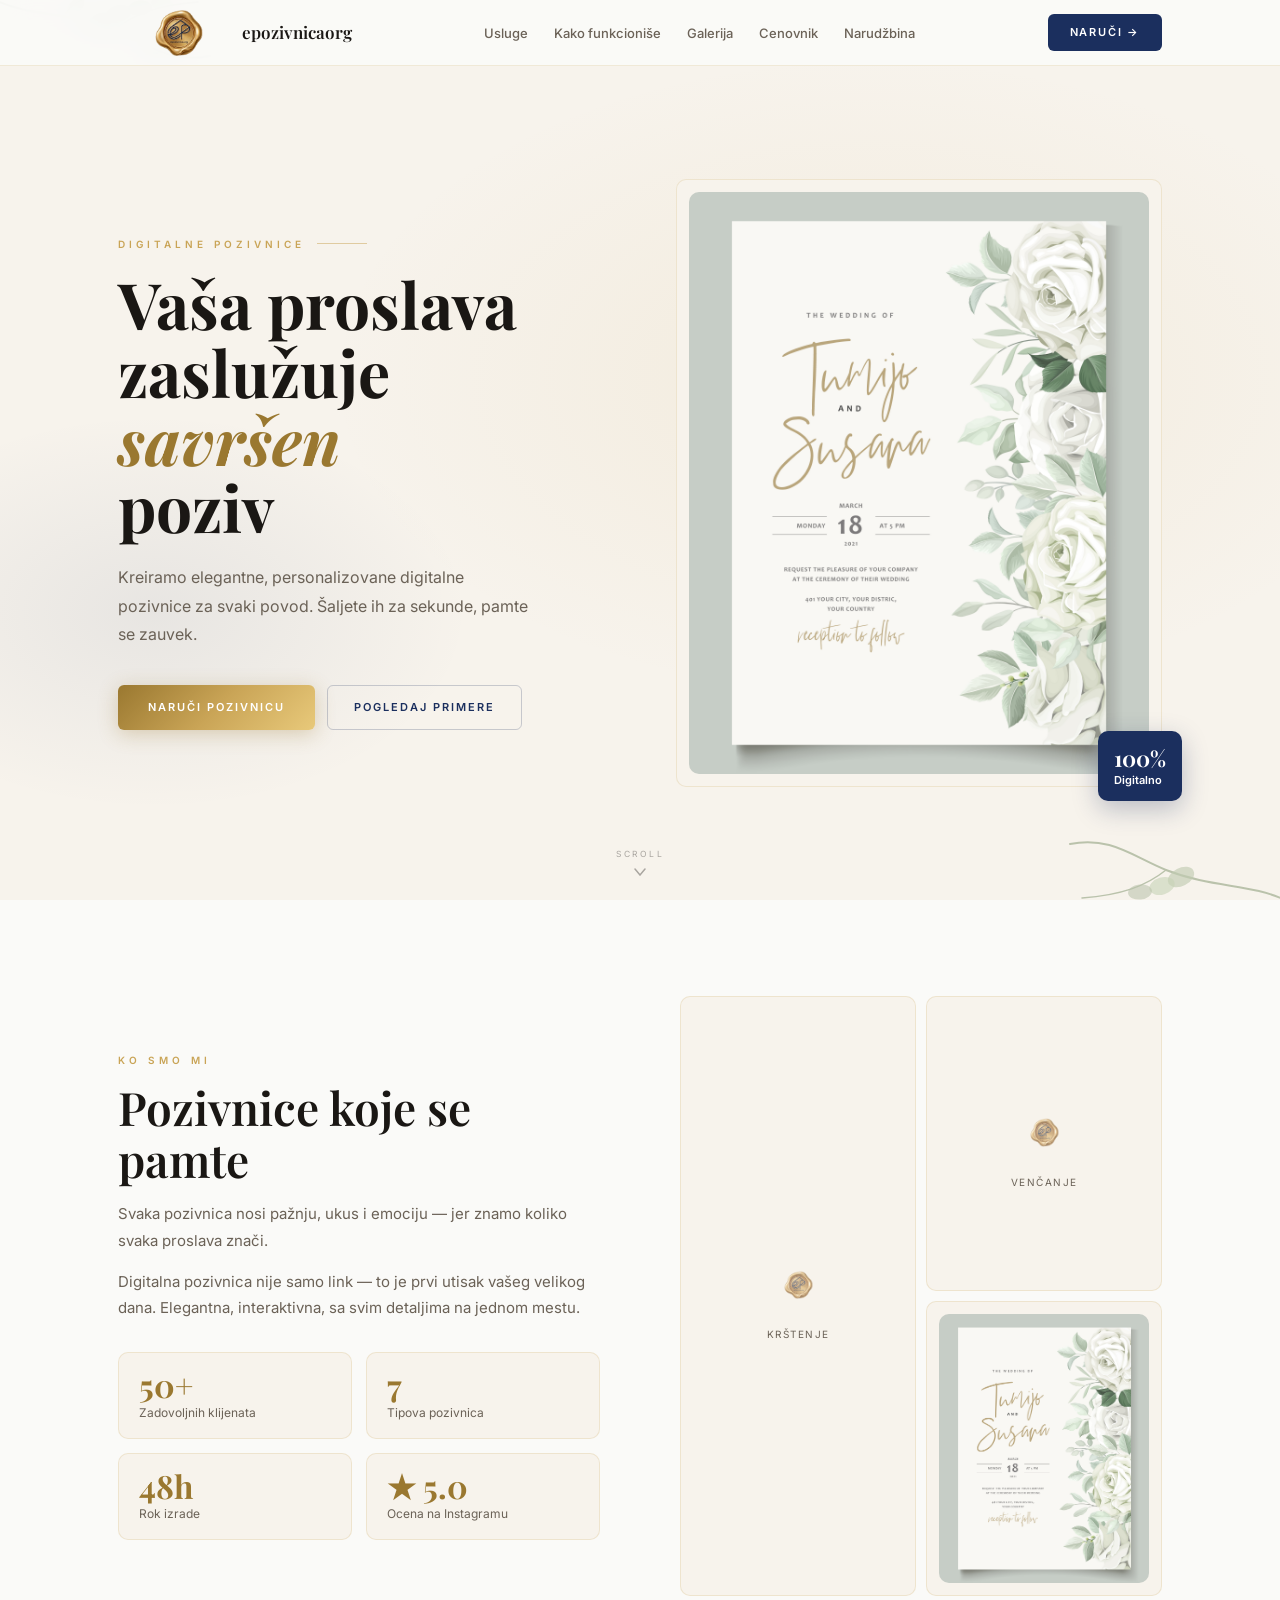
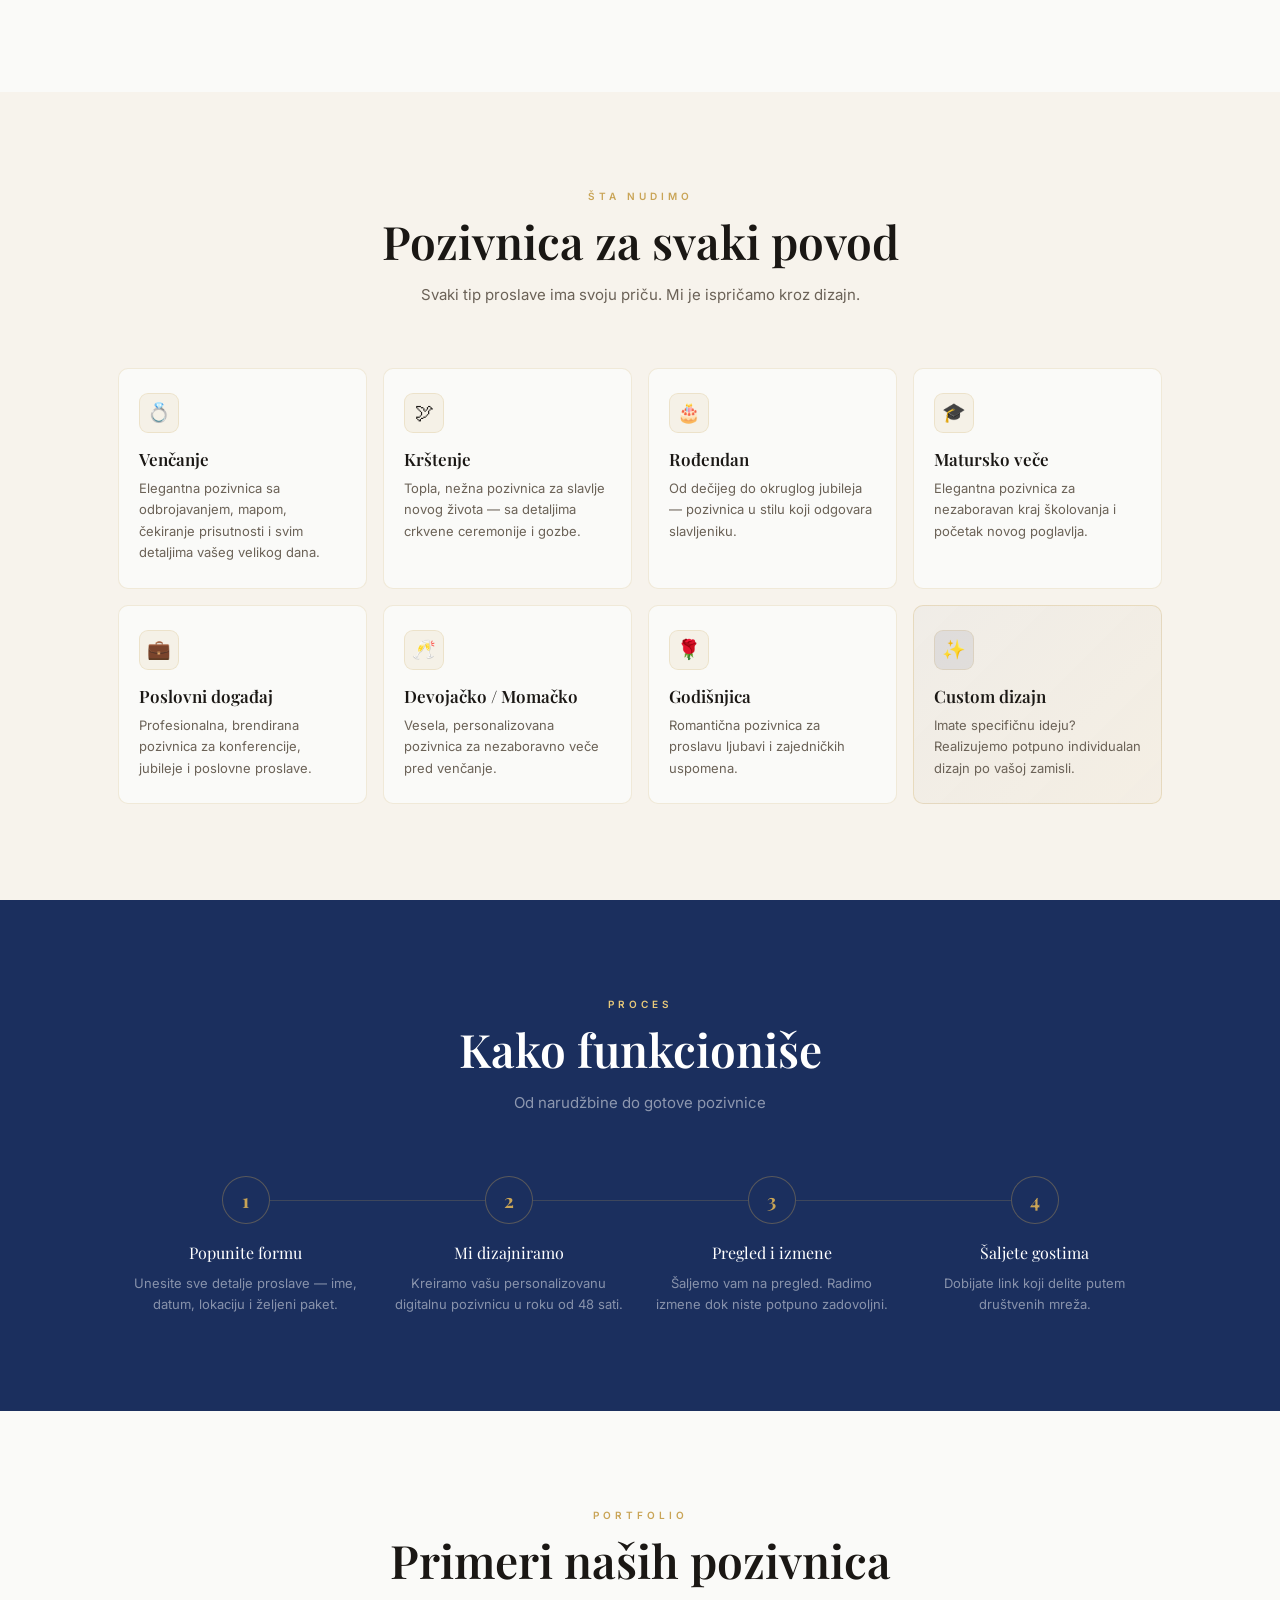
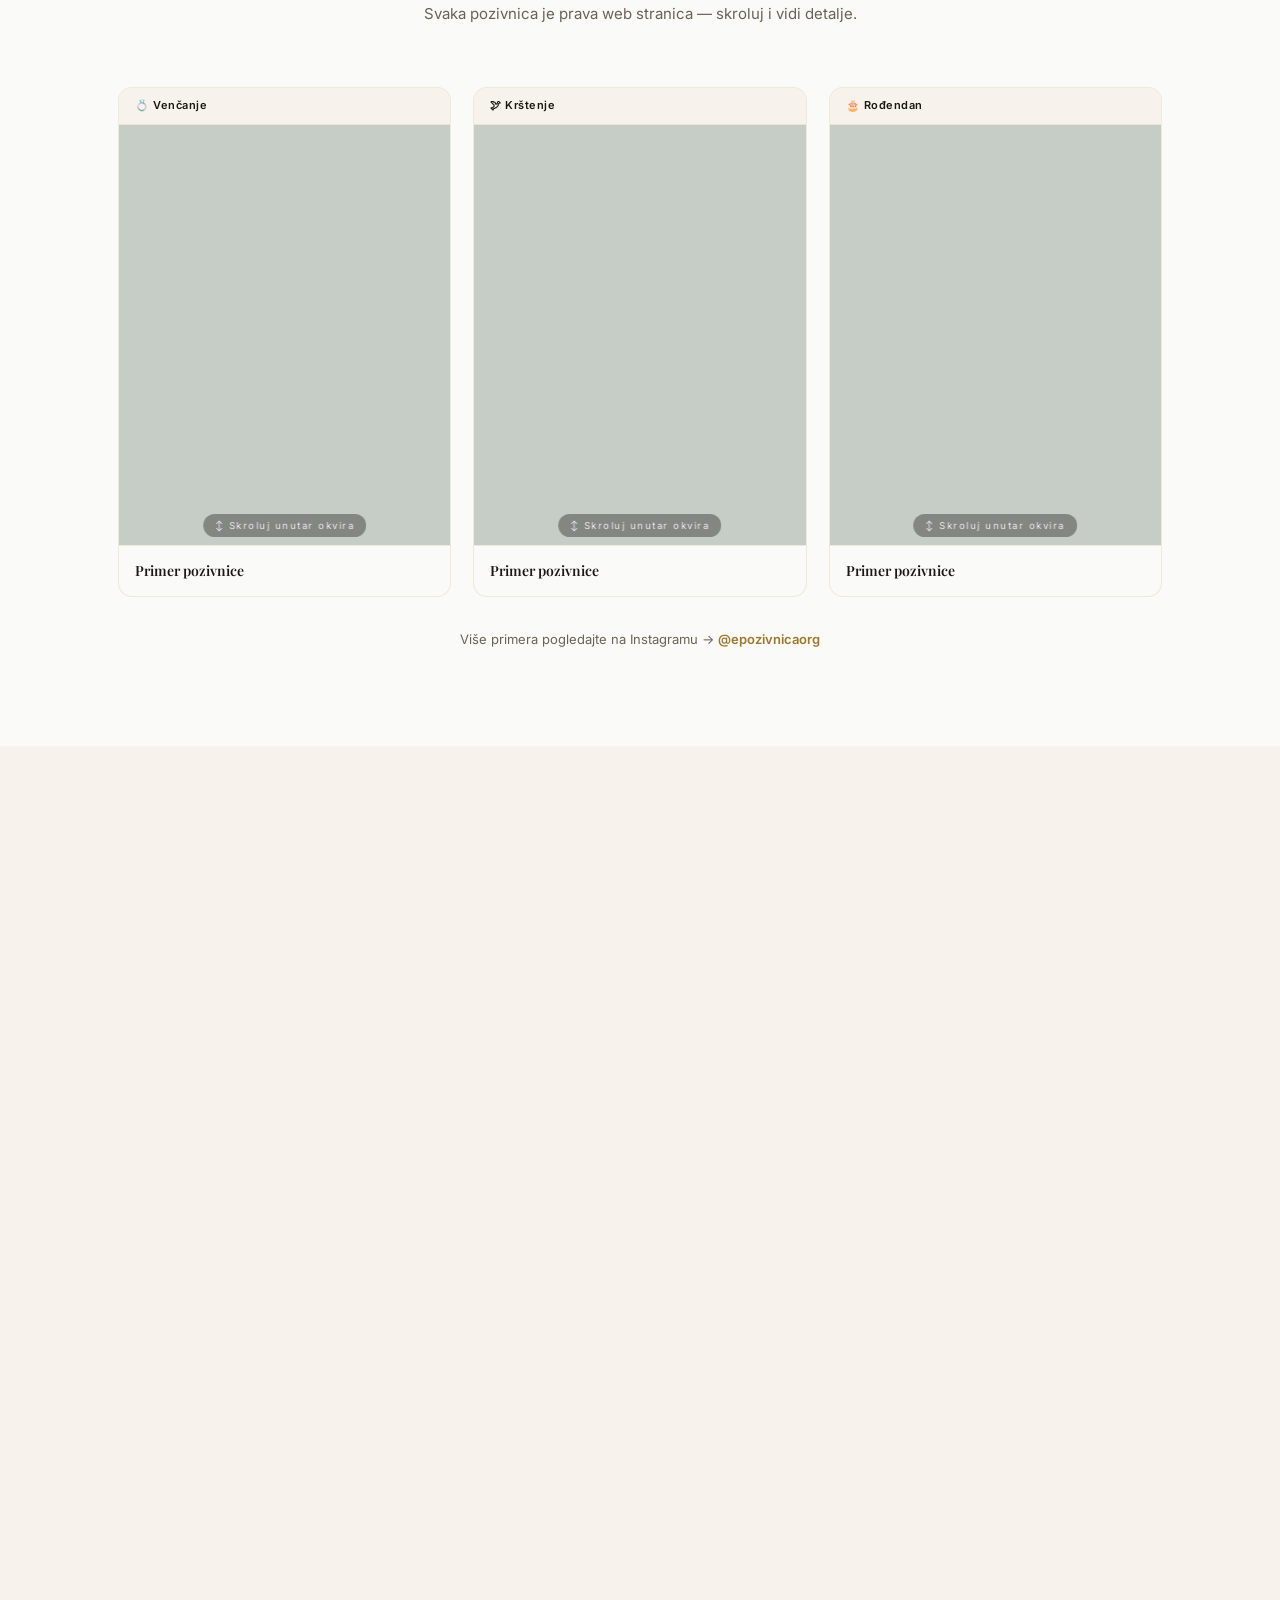
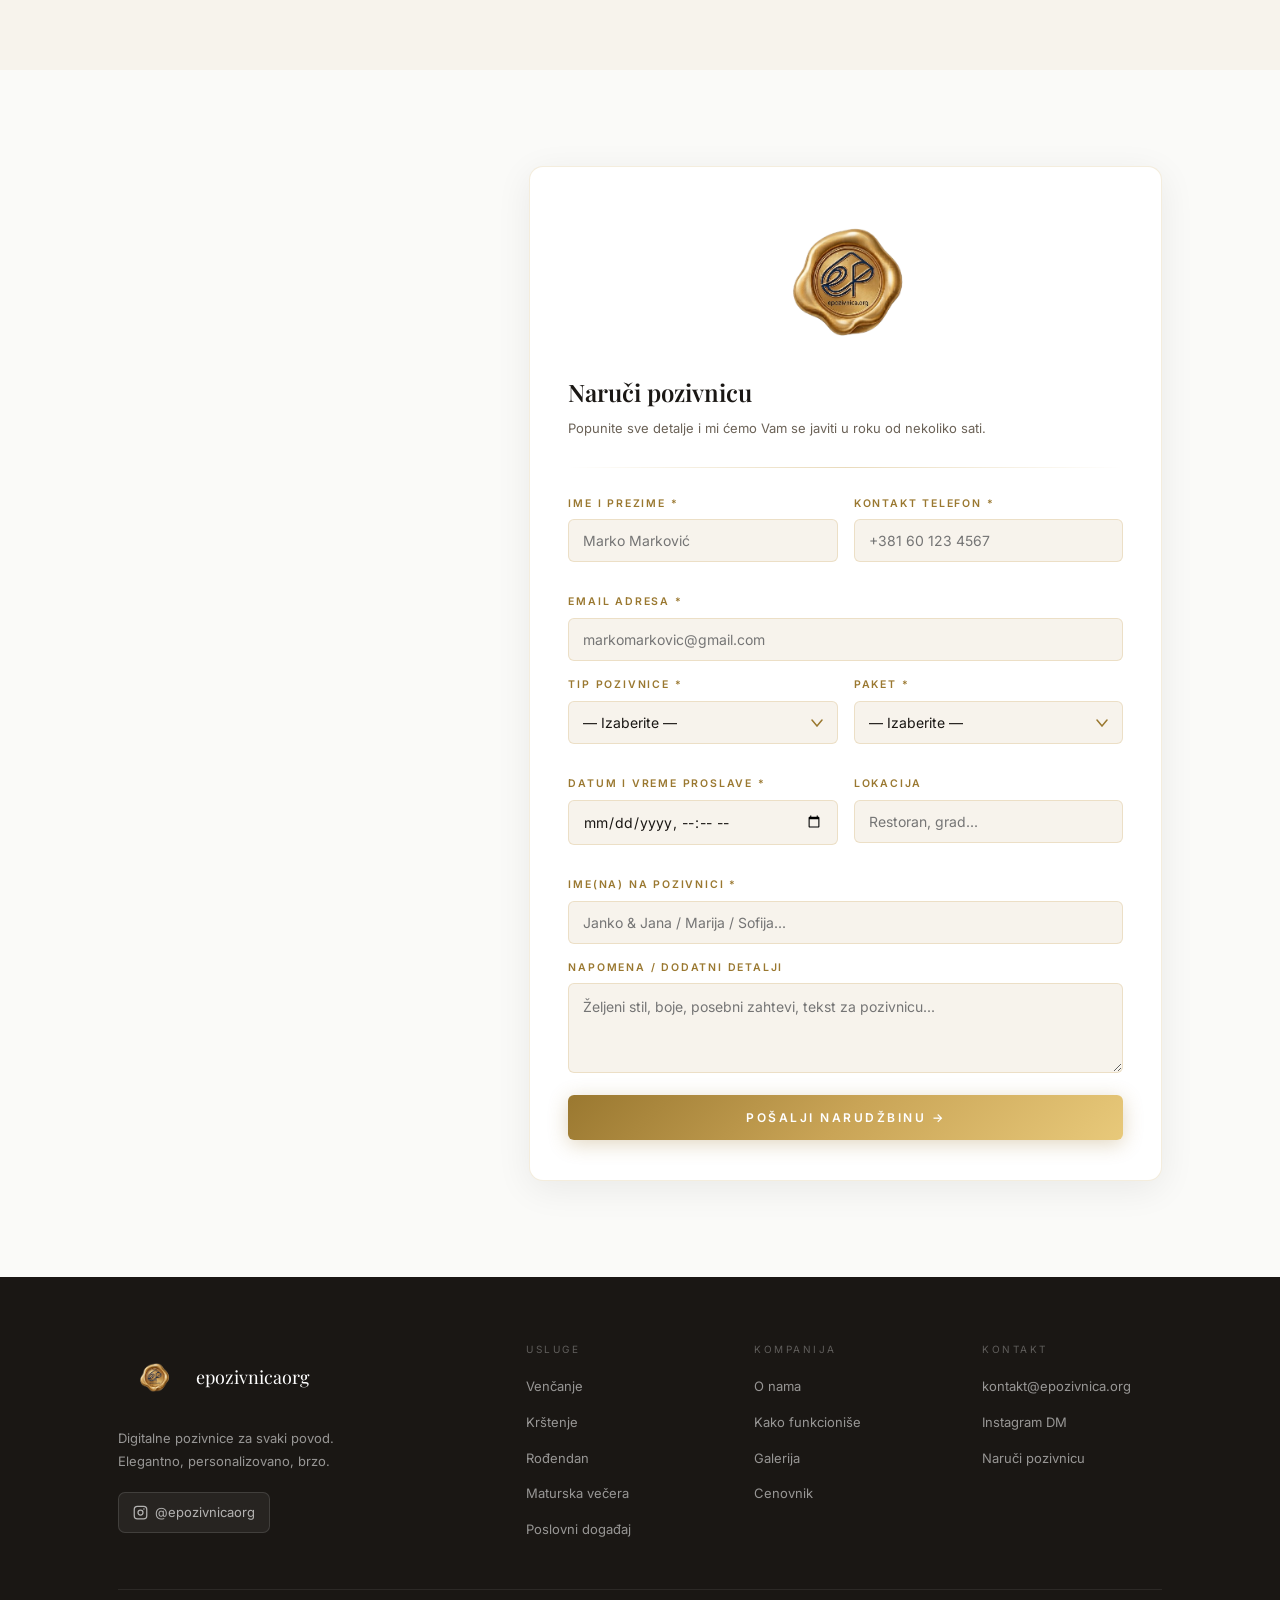
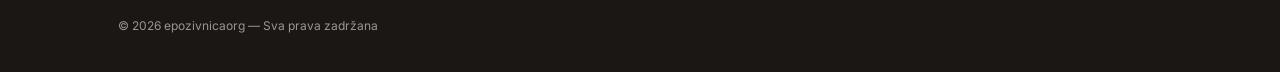
<file: index.html>
<!doctype html>
<html lang="sr-Latn">
  <head>
    <meta charset="UTF-8" />
    <meta name="viewport" content="width=device-width,initial-scale=1" />
    <title>epozivnicaorg — Digitalne pozivnice</title>

    <!-- SEO Meta -->
    <meta name="description" content="Elegantne, personalizovane digitalne pozivnice za venčanje, krštenje, rođendan i svaki poseban povod. Brza izrada, dostava za 24h." />
    <meta name="keywords" content="digitalne pozivnice, e-pozivnica, pozivnica za venčanje, pozivnica za krštenje, pozivnica za rođendan, online pozivnica, Srbija" />
    <meta name="author" content="epozivnicaorg" />
    <meta name="robots" content="index, follow" />
    <link rel="canonical" href="https://epozivnica.org/" />

    <!-- Open Graph -->
    <meta property="og:type" content="website" />
    <meta property="og:url" content="https://epozivnica.org/" />
    <meta property="og:title" content="epozivnicaorg — Digitalne pozivnice" />
    <meta property="og:description" content="Elegantne, personalizovane digitalne pozivnice za venčanje, krštenje, rođendan i svaki poseban povod." />
    <meta property="og:image" content="https://epozivnica.org/uploads/logo.png" />
    <meta property="og:locale" content="sr_RS" />

    <!-- Twitter Card -->
    <meta name="twitter:card" content="summary_large_image" />
    <meta name="twitter:title" content="epozivnicaorg — Digitalne pozivnice" />
    <meta name="twitter:description" content="Elegantne, personalizovane digitalne pozivnice za venčanje, krštenje, rođendan i svaki poseban povod." />
    <meta name="twitter:image" content="https://epozivnica.org/uploads/logo.png" />

    <!-- Google Fonts -->
    <link rel="preconnect" href="https://fonts.googleapis.com" />
    <link rel="preconnect" href="https://fonts.gstatic.com" crossorigin />
    <link
      href="https://fonts.googleapis.com/css2?family=Playfair+Display:ital,wght@0,400;0,600;0,700;1,400;1,600&family=Dancing+Script:wght@400;600&family=Inter:wght@300;400;500;600&display=block"
      rel="stylesheet"
    />

    <!-- Stylesheet -->
    <link rel="stylesheet" href="css/style.css" />
    <link rel="icon" type="image/x-icon" href="uploads/favicon.ico" />
    <link rel="icon" type="image/png" sizes="512x512" href="uploads/favicon-512.png" />
    <link rel="icon" type="image/png" sizes="192x192" href="uploads/favicon-192.png" />
    <link rel="apple-touch-icon" sizes="512x512" href="uploads/favicon-512.png" />
  </head>
  <body>
    <!-- ══ NAV ══ -->
    <nav id="nav">
      <div class="nav-inner">
        <a href="#" class="nav-logo">
          <img src="uploads/logo.png" alt="e_pozivnica.rs logo" />
          <span class="nav-brand">epozivnicaorg</span>
        </a>
        <ul class="nav-links">
          <li><a href="#usluge">Usluge</a></li>
          <li><a href="#kako">Kako funkcioniše</a></li>
          <li><a href="#galerija">Galerija</a></li>
          <li><a href="#cenovnik">Cenovnik</a></li>
          <li><a href="#narudzba">Narudžbina</a></li>
        </ul>
        <a href="#narudzba" class="nav-cta">Naruči →</a>
        <button
          class="hamburger"
          aria-label="Otvori meni"
          onclick="
            var inner = document.querySelector('.nav-inner');
            var isOpen = inner.classList.toggle('menu-open');
            this.setAttribute('aria-label', isOpen ? 'Zatvori meni' : 'Otvori meni');
          "
        >
          <svg width="22" height="16" viewBox="0 0 22 16" fill="none">
            <rect width="22" height="2" rx="1" fill="#1A1714" />
            <rect y="7" width="22" height="2" rx="1" fill="#1A1714" />
            <rect y="14" width="22" height="2" rx="1" fill="#1A1714" />
          </svg>
        </button>
      </div>
    </nav>

    <!-- ══ HERO ══ -->
    <section class="hero" id="hero">
      <!-- Botanički dekor (gornji levo) -->
      <svg
        class="bot-corner tl"
        width="230"
        height="115"
        viewBox="0 0 230 115"
        fill="none"
        opacity=".52"
      >
        <path
          d="M-5 0 C28 16,68 12,114 30 C148 44,170 64,210 56"
          stroke="#587544"
          stroke-width="2"
          stroke-linecap="round"
        />
        <path
          d="M114 30 C134 14,158 5,198 2"
          stroke="#587544"
          stroke-width="1.5"
          stroke-linecap="round"
        />
        <path
          d="M66 13 C76 -3,98 -8,132 -5"
          stroke="#6B8B54"
          stroke-width="1.2"
          stroke-linecap="round"
        />
        <ellipse
          cx="99"
          cy="23"
          rx="14"
          ry="9"
          fill="#6B8B54"
          opacity=".78"
          transform="rotate(-27 99 23)"
        />
        <ellipse
          cx="118"
          cy="14"
          rx="13"
          ry="8.5"
          fill="#7A9E60"
          opacity=".74"
          transform="rotate(-17 118 14)"
        />
        <ellipse
          cx="140"
          cy="8"
          rx="12"
          ry="7.5"
          fill="#587544"
          opacity=".70"
          transform="rotate(-6 140 8)"
        />
        <ellipse
          cx="162"
          cy="4"
          rx="11"
          ry="6.5"
          fill="#8AAF6A"
          opacity=".64"
          transform="rotate(9 162 4)"
        />
        <ellipse
          cx="76"
          cy="6"
          rx="10"
          ry="6.5"
          fill="#6B8B54"
          opacity=".60"
          transform="rotate(-42 76 6)"
        />
        <ellipse
          cx="152"
          cy="46"
          rx="12"
          ry="7.5"
          fill="#587544"
          opacity=".62"
          transform="rotate(23 152 46)"
        />
        <ellipse
          cx="172"
          cy="42"
          rx="10"
          ry="6.5"
          fill="#6B8B54"
          opacity=".56"
          transform="rotate(33 172 42)"
        />
      </svg>
      <!-- Botanički dekor (donji desno) -->
      <svg
        class="bot-corner br"
        width="230"
        height="115"
        viewBox="0 0 230 115"
        fill="none"
        opacity=".38"
      >
        <path
          d="M-5 0 C28 16,68 12,114 30 C148 44,170 64,210 56"
          stroke="#587544"
          stroke-width="2"
          stroke-linecap="round"
        />
        <path
          d="M114 30 C134 14,158 5,198 2"
          stroke="#587544"
          stroke-width="1.5"
          stroke-linecap="round"
        />
        <ellipse
          cx="99"
          cy="23"
          rx="14"
          ry="9"
          fill="#6B8B54"
          opacity=".65"
          transform="rotate(-27 99 23)"
        />
        <ellipse
          cx="118"
          cy="14"
          rx="13"
          ry="8.5"
          fill="#7A9E60"
          opacity=".60"
          transform="rotate(-17 118 14)"
        />
        <ellipse
          cx="140"
          cy="8"
          rx="12"
          ry="7.5"
          fill="#587544"
          opacity=".58"
          transform="rotate(-6 140 8)"
        />
      </svg>

      <div class="hero-inner">
        <div class="reveal">
          <div class="hero-eyebrow">
            <span class="tag">Digitalne pozivnice</span>
          </div>
          <h1 class="hero-h1">
            Vaša proslava<br />zaslužuje <em>savršen</em><br />poziv
          </h1>
          <p class="hero-p">
            Kreiramo elegantne, personalizovane digitalne pozivnice za svaki
            povod. Šaljete ih za sekunde, pamte se zauvek.
          </p>
          <div class="hero-btns">
            <a href="#narudzba" class="btn-gold">Naruči pozivnicu</a>
            <a href="#galerija" class="btn-outline">Pogledaj primere</a>
          </div>
        </div>
        <div class="hero-visual reveal">
          <div class="aimg">
            <div class="aimg-ph">
              <img
                src="uploads/primer.jpg"
                alt="Rodjendanska pozivnica"
                style="
                  width: 100%;
                  height: 100%;
                  object-fit: cover;
                  border-radius: 10px;
                "
              />
            </div>
          </div>
          <div class="hero-badge"><strong>100%</strong>Digitalno</div>
        </div>
      </div>
      <div class="scroll-ind">
        <span>Scroll</span>
        <svg width="12" height="8" viewBox="0 0 12 8" fill="none">
          <path
            d="M1 1L6 7L11 1"
            stroke="#1A1714"
            stroke-width="1.5"
            stroke-linecap="round"
          />
        </svg>
      </div>
    </section>

    <!-- ══ O NAMA ══ -->
    <section class="section about" id="onama">
      <div class="container">
        <div class="about-grid">
          <div class="about-text reveal">
            <span class="tag">Ko smo mi</span>
            <h2 class="section-title">Pozivnice koje se pamte</h2>
            <p>
              Svaka pozivnica nosi pažnju, ukus i emociju — jer znamo koliko
              svaka proslava znači.
            </p>
            <p>
              Digitalna pozivnica nije samo link — to je prvi utisak vašeg
              velikog dana. Elegantna, interaktivna, sa svim detaljima na jednom
              mestu.
            </p>
            <div class="stats">
              <div class="stat">
                <div class="stat-n">50+</div>
                <div class="stat-l">Zadovoljnih klijenata</div>
              </div>
              <div class="stat">
                <div class="stat-n">7</div>
                <div class="stat-l">Tipova pozivnica</div>
              </div>
              <div class="stat">
                <div class="stat-n">48h</div>
                <div class="stat-l">Rok izrade</div>
              </div>
              <div class="stat">
                <div class="stat-n">★ 5.0</div>
                <div class="stat-l">Ocena na Instagramu</div>
              </div>
            </div>
          </div>
          <div class="about-imgs reveal">
            <div class="aimg tall">
              <div class="aimg-ph">
                <img
                  src="uploads/logo.png"
                  alt="Botanička pozivnica"
                  style="
                    width: 70px;
                    height: 70px;
                    object-fit: contain;
                    opacity: 0.6;
                  "
                />
                <span>Krštenje</span>
              </div>
            </div>
            <div class="aimg">
              <div class="aimg-ph">
                <img
                  src="uploads/logo.png"
                  alt="logo"
                  style="
                    width: 70px;
                    height: 70px;
                    object-fit: contain;
                    opacity: 0.6;
                  "
                />
                <span>Venčanje</span>
              </div>
            </div>
            <div class="aimg">
              <div class="aimg-ph">
                <img
                  src="uploads/primer.jpg"
                  alt="Rodjendanska pozivnica"
                  style="
                    width: 100%;
                    height: 100%;
                    object-fit: cover;
                    border-radius: 10px;
                  "
                />
              </div>
            </div>
          </div>
        </div>
      </div>
    </section>

    <!-- ══ USLUGE ══ -->
    <section class="section services" id="usluge">
      <div class="container">
        <div class="section-head reveal">
          <span class="tag">Šta nudimo</span>
          <h2 class="section-title">Pozivnica za svaki povod</h2>
          <p class="section-sub">
            Svaki tip proslave ima svoju priču. Mi je ispričamo kroz dizajn.
          </p>
        </div>
        <div class="svc-grid">
          <div class="svc reveal">
            <div class="svc-icon">💍</div>
            <div class="svc-name">Venčanje</div>
            <div class="svc-desc">
              Elegantna pozivnica sa odbrojavanjem, mapom, čekiranje prisutnosti
              i svim detaljima vašeg velikog dana.
            </div>
          </div>
          <div class="svc reveal">
            <div class="svc-icon">🕊</div>
            <div class="svc-name">Krštenje</div>
            <div class="svc-desc">
              Topla, nežna pozivnica za slavlje novog života — sa detaljima
              crkvene ceremonije i gozbe.
            </div>
          </div>
          <div class="svc reveal">
            <div class="svc-icon">🎂</div>
            <div class="svc-name">Rođendan</div>
            <div class="svc-desc">
              Od dečijeg do okruglog jubileja — pozivnica u stilu koji odgovara
              slavljeniku.
            </div>
          </div>
          <div class="svc reveal">
            <div class="svc-icon">🎓</div>
            <div class="svc-name">Matursko veče</div>
            <div class="svc-desc">
              Elegantna pozivnica za nezaboravan kraj školovanja i početak novog
              poglavlja.
            </div>
          </div>
          <div class="svc reveal">
            <div class="svc-icon">💼</div>
            <div class="svc-name">Poslovni događaj</div>
            <div class="svc-desc">
              Profesionalna, brendirana pozivnica za konferencije, jubileje i
              poslovne proslave.
            </div>
          </div>
          <div class="svc reveal">
            <div class="svc-icon">🥂</div>
            <div class="svc-name">Devojačko / Momačko</div>
            <div class="svc-desc">
              Vesela, personalizovana pozivnica za nezaboravno veče pred
              venčanje.
            </div>
          </div>
          <div class="svc reveal">
            <div class="svc-icon">🌹</div>
            <div class="svc-name">Godišnjica</div>
            <div class="svc-desc">
              Romantična pozivnica za proslavu ljubavi i zajedničkih uspomena.
            </div>
          </div>
          <div
            class="svc reveal"
            style="
              background: linear-gradient(
                135deg,
                rgba(27, 47, 94, 0.03),
                rgba(201, 164, 86, 0.05)
              );
              border-color: rgba(201, 164, 86, 0.28);
            "
          >
            <div class="svc-icon" style="background: rgba(27, 47, 94, 0.08)">
              ✨
            </div>
            <div class="svc-name">Custom dizajn</div>
            <div class="svc-desc">
              Imate specifičnu ideju? Realizujemo potpuno individualan dizajn po
              vašoj zamisli.
            </div>
          </div>
        </div>
      </div>
    </section>

    <!-- ══ KAKO ══ -->
    <section class="section how" id="kako">
      <div class="container">
        <div class="section-head reveal">
          <span class="tag">Proces</span>
          <h2 class="section-title">Kako funkcioniše</h2>
          <p class="section-sub">Od narudžbine do gotove pozivnice</p>
        </div>
        <div class="steps reveal">
          <div class="step">
            <div class="step-n">1</div>
            <div class="step-t">Popunite formu</div>
            <div class="step-d">
              Unesite sve detalje proslave — ime, datum, lokaciju i željeni
              paket.
            </div>
          </div>
          <div class="step">
            <div class="step-n">2</div>
            <div class="step-t">Mi dizajniramo</div>
            <div class="step-d">
              Kreiramo vašu personalizovanu digitalnu pozivnicu u roku od 48
              sati.
            </div>
          </div>
          <div class="step">
            <div class="step-n">3</div>
            <div class="step-t">Pregled i izmene</div>
            <div class="step-d">
              Šaljemo vam na pregled. Radimo izmene dok niste potpuno
              zadovoljni.
            </div>
          </div>
          <div class="step">
            <div class="step-n">4</div>
            <div class="step-t">Šaljete gostima</div>
            <div class="step-d">
              Dobijate link koji delite putem društvenih mreža.
            </div>
          </div>
        </div>
      </div>
    </section>

    <!-- ══ GALERIJA ══ -->
    <section class="section gallery" id="galerija">
      <div class="container">
        <div class="section-head reveal">
          <span class="tag">Portfolio</span>
          <h2 class="section-title">Primeri naših pozivnica</h2>
          <p class="section-sub">
            Svaka pozivnica je prava web stranica — skroluj i vidi detalje.
          </p>
        </div>
        <div class="preview-grid reveal">
          <!-- 1. Venčanje -->
          <div class="preview-card">
            <div class="preview-badge">💍 Venčanje</div>
            <div class="preview-iframe-wrap">
              <iframe
                src="uploads/primer.jpg"
                scrolling="yes"
                loading="lazy"
                title="Venčanje pozivnica preview"
              ></iframe>
              <div class="preview-drag-hint">↕ Skroluj unutar okvira</div>
            </div>
            <div class="preview-footer">
              <div class="preview-info">
                <div class="preview-name">Primer pozivnice</div>
                <!-- <div class="preview-date">14. jun 2026. · Novi Sad</div> -->
              </div>
              <!-- <a
                href=""
                target="_blank"
                class="preview-open-btn"
                >Otvori →</a
              > -->
            </div>
          </div>

          <!-- 2. Krštenje -->
          <div class="preview-card">
            <div class="preview-badge">🕊 Krštenje</div>
            <div class="preview-iframe-wrap">
              <iframe
                src="uploads/primer.jpg"
                scrolling="yes"
                loading="lazy"
                title="Krštenje pozivnica preview"
              ></iframe>
              <div class="preview-drag-hint">↕ Skroluj unutar okvira</div>
            </div>
            <div class="preview-footer">
              <div class="preview-info">
                <div class="preview-name">Primer pozivnice</div>
                <!-- <div class="preview-date">21. jun 2026. · Novi Sad</div> -->
              </div>
              <!-- <a
                href=""
                target="_blank"
                class="preview-open-btn"
                >Otvori →</a
              > -->
            </div>
          </div>

          <!-- 3. Rođendan -->
          <div class="preview-card">
            <div class="preview-badge">🎂 Rođendan</div>
            <div class="preview-iframe-wrap">
              <iframe
                src="uploads/primer.jpg"
                scrolling="yes"
                loading="lazy"
                title="Rođendan pozivnica preview"
              ></iframe>
              <div class="preview-drag-hint">↕ Skroluj unutar okvira</div>
            </div>
            <div class="preview-footer">
              <div class="preview-info">
                <div class="preview-name">Primer pozivnice</div>
                <!-- <div class="preview-date">5. jul 2026. · Novi Sad</div> -->
              </div>
              <!-- <a
                href=""
                target="_blank"
                class="preview-open-btn"
                >Otvori →</a
              > -->
            </div>
          </div>
        </div>
        <p
          style="
            text-align: center;
            margin-top: 32px;
            font-size: 13px;
            color: var(--muted);
          "
        >
          Više primera pogledajte na Instagramu →
          <a
            href="https://instagram.com/epozivnicaorg"
            target="_blank"
            style="color: var(--gold-d); font-weight: 600"
            >@epozivnicaorg</a
          >
        </p>
      </div>
    </section>

    <!-- ══ CENOVNIK ══ -->
    <section class="section pricing" id="cenovnik">
      <div class="container">
        <div class="section-head reveal">
          <span class="tag">Cenovnik</span>
          <h2 class="section-title">Transparentne cene</h2>
          <p class="section-sub">
            Nema skrivenih troškova. Plaćate samo ono što dobijate.
          </p>
        </div>
        <div class="price-grid reveal">
          <!-- Basic -->
          <div class="price-card">
            <span class="price-tier">Basic</span>
            <div class="price-name">Osnovna</div>
            <div class="price-desc">
              Savršena za jednostavne proslave i brze narudžbine.
            </div>
            <div class="price-num">
              <span class="price-cur">RSD </span>1.500
            </div>
            <div class="price-period">jednokratno</div>
            <ul class="price-feats">
              <li class="price-feat">Personalizovana pozivnica</li>
              <li class="price-feat">Datum, vreme, lokacija</li>
              <li class="price-feat">1 dizajn po izboru</li>
              <li class="price-feat">2 revizije</li>
              <li class="price-feat">Isporuka za 48h</li>
            </ul>
            <a href="#narudzba" class="price-btn navy">Odaberi Basic</a>
          </div>

          <!-- Standard (featured) -->
          <div class="price-card feat">
            <div class="popular-badge">Popularno</div>
            <span class="price-tier">Standard</span>
            <div class="price-name" style="color: #fff">Standardna</div>
            <div class="price-desc">
              Najpopularniji paket — sve što treba za savršen dan.
            </div>
            <div class="price-num">
              <span class="price-cur">RSD </span>2.990
            </div>
            <div class="price-period">jednokratno</div>
            <ul class="price-feats">
              <li class="price-feat">Sve iz Basic paketa</li>
              <li class="price-feat">Odbrojavanje do proslave</li>
              <li class="price-feat">Interaktivna mapa</li>
              <li class="price-feat">RSVP kontakt sekcija</li>
              <li class="price-feat">Neograničene revizije</li>
              <li class="price-feat">Isporuka za 24h</li>
            </ul>
            <a href="#narudzba" class="price-btn ghost">Odaberi Standard</a>
          </div>

          <!-- Premium -->
          <div class="price-card">
            <span class="price-tier">Premium</span>
            <div class="price-name">Premium</div>
            <div class="price-desc">
              Za one koji žele da svaki detalj bude savršen.
            </div>
            <div class="price-num">
              <span class="price-cur">RSD </span>4.990
            </div>
            <div class="price-period">jednokratno</div>
            <ul class="price-feats">
              <li class="price-feat">Sve iz Standard paketa</li>
              <li class="price-feat">Galerija fotografija</li>
              <li class="price-feat">Animacije i tranzicije</li>
              <li class="price-feat">Custom dizajn po meri</li>
              <li class="price-feat">Prioritetna izrada (12h)</li>
              <li class="price-feat">3 meseca hostinga</li>
            </ul>
            <a href="#narudzba" class="price-btn navy">Odaberi Premium</a>
          </div>
        </div>
        <p
          style="
            text-align: center;
            margin-top: 22px;
            font-size: 12px;
            color: var(--muted);
          "
        >
          <!-- Cene su okvirne. Za custom projekte kontaktirajte nas direktno na
          Instagramu. -->
        </p>
      </div>
    </section>

    <!-- ══ NARUDŽBINA ══ -->
    <section class="section order" id="narudzba">
      <div class="container">
        <div class="order-grid">
          <div class="order-info reveal">
            <span class="tag">Narudžbina</span>
            <h2 class="section-title">Počnite ovde</h2>
            <!-- <p class="section-sub">
              Popunite formu sa svim detaljima vaše proslave. Javićemo vam se u
              roku od par sati.
            </p> -->
            <ul class="order-bullets">
              <li class="ob">
                <div class="ob-icon">⚡</div>
                <div class="ob-text">
                  <strong>Brza izrada</strong> — pozivnica gotova za 24–48 sati.
                </div>
              </li>
              <li class="ob">
                <div class="ob-icon">✏️</div>
                <div class="ob-text">
                  <strong>Izmene bez stresa</strong> — radimo dok niste 100%
                  zadovoljni.
                </div>
              </li>
              <li class="ob">
                <div class="ob-icon">📱</div>
                <div class="ob-text">
                  <strong>Radi na svim uređajima</strong> — telefon, tablet,
                  laptop.
                </div>
              </li>
              <li class="ob">
                <div class="ob-icon">🔒</div>
                <div class="ob-text">
                  <strong>Plaćanje po preuzimanju</strong> — plaćate tek kad
                  vidite gotov rezultat.
                </div>
              </li>
            </ul>
          </div>

          <!-- Forma -->
          <div class="custom-form reveal" id="orderForm">
            <div class="form-fields" id="formFields">
              <img
                src="uploads/logo.png"
                alt="logo"
                style="
                  width: 300px;
                  height: 150px;
                  object-fit: contain;
                  margin: 0 auto 16px;
                "
              />
              <div class="form-title">Naruči pozivnicu</div>
              <div class="form-sub">
                Popunite sve detalje i mi ćemo Vam se javiti u roku od nekoliko
                sati.
              </div>
              <div class="form-rule"></div>

              <div class="form-row">
                <div class="form-group">
                  <label class="form-label">Ime i Prezime *</label>
                  <input
                    class="form-input"
                    type="text"
                    placeholder="Marko Marković"
                    id="f-ime"
                    required
                  />
                </div>
                <div class="form-group">
                  <label class="form-label">Kontakt Telefon *</label>
                  <input
                    class="form-input"
                    type="tel"
                    placeholder="+381 60 123 4567"
                    id="f-tel"
                    required
                  />
                </div>
              </div>

              <div class="form-group">
                <label class="form-label">Email adresa *</label>
                <input
                  class="form-input"
                  type="email"
                  placeholder="markomarkovic@gmail.com"
                  id="f-email"
                  required
                />
              </div>

              <div class="form-row">
                <div class="form-group">
                  <label class="form-label">Tip pozivnice *</label>
                  <select class="form-select" id="f-tip">
                    <option value="">— Izaberite —</option>
                    <option>Venčanje</option>
                    <option>Krštenje</option>
                    <option>Rođendan</option>
                    <option>Maturska večera</option>
                    <option>Poslovni događaj</option>
                    <option>Devojačka / Momačka večer</option>
                    <option>Godišnjica</option>
                    <option>Custom dizajn</option>
                  </select>
                </div>
                <div class="form-group">
                  <label class="form-label">Paket *</label>
                  <select class="form-select" id="f-paket">
                    <option value="">— Izaberite —</option>
                    <option value="Osnovni paket">Basic — 1.500 RSD</option>
                    <option value="Standard paket">Standard — 2.990 RSD</option>
                    <option value="Premium Paket">Premium — 4.990 RSD</option>
                    <option value="Nisam siguran/na">Nisam siguran/na</option>
                  </select>
                </div>
              </div>

              <div class="form-row">
                <div class="form-group">
                  <label class="form-label">Datum i vreme proslave *</label>
                  <input class="form-input" type="datetime-local" id="f-datum" required />
                </div>
                <div class="form-group">
                  <label class="form-label">Lokacija</label>
                  <input
                    class="form-input"
                    type="text"
                    placeholder="Restoran, grad..."
                    id="f-lok"
                  />
                </div>
              </div>

              <div class="form-group">
                <label class="form-label">Ime(na) na pozivnici *</label>
                <input
                  class="form-input"
                  type="text"
                  placeholder="Janko &amp; Jana / Marija / Sofija..."
                  id="f-imena"
                  required
                />
              </div>

              <div class="form-group">
                <label class="form-label">Napomena / dodatni detalji</label>
                <textarea
                  class="form-textarea"
                  placeholder="Željeni stil, boje, posebni zahtevi, tekst za pozivnicu..."
                  id="f-napomena"
                ></textarea>
              </div>

              <button class="form-submit" onclick="submitForm()">
                Pošalji narudžbinu →
              </button>
              <!-- <p class="form-note-small">
                Javićemo Vam se u roku od <strong>2–4 sata</strong>. Nema
                obaveze — razgovarajmo prvo! 🤝
              </p> -->
            </div>

            <!-- Success poruka -->
            <div class="form-success" id="formSuccess">
              <div class="success-icon">✅</div>
              <div class="success-title">Narudžbina primljena!</div>
              <p class="success-text">
                Hvala Vam! Javićemo Vam se u roku od
                <strong>2–4 sata</strong> na broj/email koji ste naveli.<br /><br />
                Možete nas kontaktirati i direktno na Instagramu:
                <a
                  href="https://instagram.com/epozivnicaorg"
                  target="_blank"
                  style="color: var(--gold-d); font-weight: 600"
                  >@epozivnicaorg</a
                >
              </p>
            </div>
          </div>
        </div>
      </div>
    </section>

    <!-- ══ FOOTER ══ -->
    <footer id="kontakt">
      <div class="container">
        <div class="footer-grid">
          <div>
            <div class="f-brand-logo">
              <img src="uploads/logo.png" alt="logo" />
              <span class="f-brand-name">epozivnicaorg</span>
            </div>
            <p class="f-tagline">
              Digitalne pozivnice za svaki povod. Elegantno, personalizovano,
              brzo.
            </p>
            <a
              class="f-ig"
              href="https://instagram.com/epozivnicaorg"
              target="_blank"
              rel="noopener"
            >
              <svg
                width="15"
                height="15"
                viewBox="0 0 24 24"
                fill="none"
                stroke="currentColor"
                stroke-width="2"
                stroke-linecap="round"
                stroke-linejoin="round"
              >
                <rect x="2" y="2" width="20" height="20" rx="5" />
                <circle cx="12" cy="12" r="4" />
                <circle
                  cx="17.5"
                  cy="6.5"
                  r="1.2"
                  fill="currentColor"
                  stroke="none"
                />
              </svg>
              @epozivnicaorg
            </a>
          </div>
          <div>
            <div class="f-col-title">Usluge</div>
            <ul class="f-links">
              <li><a href="#usluge">Venčanje</a></li>
              <li><a href="#usluge">Krštenje</a></li>
              <li><a href="#usluge">Rođendan</a></li>
              <li><a href="#usluge">Maturska večera</a></li>
              <li><a href="#usluge">Poslovni događaj</a></li>
            </ul>
          </div>
          <div>
            <div class="f-col-title">Kompanija</div>
            <ul class="f-links">
              <li><a href="#onama">O nama</a></li>
              <li><a href="#kako">Kako funkcioniše</a></li>
              <li><a href="#galerija">Galerija</a></li>
              <li><a href="#cenovnik">Cenovnik</a></li>
            </ul>
          </div>
          <div>
            <div class="f-col-title">Kontakt</div>
            <ul class="f-links">
              <li>
                <a href="mailto:kontakt@epozivnicaorg">kontakt@epozivnica.org</a>
              </li>
              <li>
                <a href="https://instagram.com/epozivnicaorg" target="_blank"
                  >Instagram DM</a
                >
              </li>
              <li><a href="#narudzba">Naruči pozivnicu</a></li>
            </ul>
          </div>
        </div>
        <div class="footer-bottom">
          <span>© 2026 epozivnicaorg — Sva prava zadržana</span>
          <!-- <span>Made with ♥ u Srbiji</span> -->
        </div>
      </div>
    </footer>

    <!-- Tweaks panel (Claude edit mode) -->
    <div
      id="tweaksPanel"
      style="
        display: none;
        position: fixed;
        bottom: 20px;
        right: 20px;
        background: #fff;
        border-radius: 14px;
        padding: 20px 22px;
        box-shadow: 0 8px 40px rgba(0, 0, 0, 0.14);
        z-index: 9999;
        min-width: 230px;
        border: 1px solid rgba(201, 164, 86, 0.25);
      "
    >
      <div
        style="
          font-family: &quot;Inter&quot;, sans-serif;
          font-size: 10px;
          font-weight: 600;
          letter-spacing: 2.5px;
          color: #c9a456;
          text-transform: uppercase;
          margin-bottom: 16px;
        "
      >
        Tweaks
      </div>
      <div
        style="
          font-size: 11px;
          color: #888;
          margin-bottom: 8px;
          letter-spacing: 0.5px;
        "
      >
        Veličina loga:
      </div>
      <input
        type="range"
        min="36"
        max="100"
        value="64"
        oninput="tweakLogo(this.value)"
        style="width: 100%; accent-color: #c9a456; margin-bottom: 14px"
      />
      <div
        style="
          font-size: 11px;
          color: #888;
          margin-bottom: 8px;
          letter-spacing: 0.5px;
        "
      >
        Pozadina stranice:
      </div>
      <div style="display: flex; gap: 8px; margin-bottom: 14px">
        <div
          onclick="tweakBg('#FAFAF8')"
          style="
            width: 26px;
            height: 26px;
            background: #fafaf8;
            border-radius: 50%;
            cursor: pointer;
            border: 2px solid #c9a456;
          "
          title="Bela"
        ></div>
        <div
          onclick="tweakBg('#F7F3EC')"
          style="
            width: 26px;
            height: 26px;
            background: #f7f3ec;
            border-radius: 50%;
            cursor: pointer;
            border: 2px solid transparent;
          "
          title="Krem"
        ></div>
        <div
          onclick="tweakBg('#EDE8E0')"
          style="
            width: 26px;
            height: 26px;
            background: #ede8e0;
            border-radius: 50%;
            cursor: pointer;
            border: 2px solid transparent;
          "
          title="Topla krem"
        ></div>
        <div
          onclick="tweakBg('#F0EEF8')"
          style="
            width: 26px;
            height: 26px;
            background: #f0eef8;
            border-radius: 50%;
            cursor: pointer;
            border: 2px solid transparent;
          "
          title="Lavanda"
        ></div>
        <div
          onclick="tweakBg('#EAF2EC')"
          style="
            width: 26px;
            height: 26px;
            background: #eaf2ec;
            border-radius: 50%;
            cursor: pointer;
            border: 2px solid transparent;
          "
          title="Mint"
        ></div>
      </div>
      <div
        style="
          font-size: 11px;
          color: #888;
          margin-bottom: 8px;
          letter-spacing: 0.5px;
        "
      >
        Akcent boja:
      </div>
      <div style="display: flex; gap: 8px; margin-bottom: 6px">
        <div
          onclick="tweakAccent('#C9A456', '#E8C97A', '#9A7830')"
          style="
            width: 26px;
            height: 26px;
            background: #c9a456;
            border-radius: 50%;
            cursor: pointer;
            border: 2px solid #9a7830;
          "
          title="Zlatna"
        ></div>
        <div
          onclick="tweakAccent('#1B2F5E', '#2C4480', '#0F1C36')"
          style="
            width: 26px;
            height: 26px;
            background: #1b2f5e;
            border-radius: 50%;
            cursor: pointer;
            border: 2px solid transparent;
          "
          title="Navy"
        ></div>
        <div
          onclick="tweakAccent('#8B6040', '#C09060', '#5A3820')"
          style="
            width: 26px;
            height: 26px;
            background: #8b6040;
            border-radius: 50%;
            cursor: pointer;
            border: 2px solid transparent;
          "
          title="Bronze"
        ></div>
        <div
          onclick="tweakAccent('#7A5898', '#A880D0', '#4A3068')"
          style="
            width: 26px;
            height: 26px;
            background: #7a5898;
            border-radius: 50%;
            cursor: pointer;
            border: 2px solid transparent;
          "
          title="Ljubicasta"
        ></div>
        <div
          onclick="tweakAccent('#4A7A58', '#70A878', '#2A5038')"
          style="
            width: 26px;
            height: 26px;
            background: #4a7a58;
            border-radius: 50%;
            cursor: pointer;
            border: 2px solid transparent;
          "
          title="Zelena"
        ></div>
      </div>
    </div>

    <!-- JavaScript -->
    <script src="js/main.js"></script>
    <!-- ══ SUCCESS POPUP ══ -->
    <div class="popup-overlay" id="successPopup">
      <div class="popup-box">
        <div class="popup-confetti" id="popupConfetti"></div>
        <div class="popup-icon">✉️</div>
        <div class="popup-title">Narudžbina primljena!</div>
        <p class="popup-text">
          Hvala Vam! Javićemo Vam se u roku od <strong>2–4 sata</strong> na broj/email koji ste naveli.
        </p>
        <p class="popup-text">
          Možete nas kontaktirati i direktno na Instagramu:
          <a href="https://instagram.com/epozivnicaorg" target="_blank">@epozivnicaorg</a>
        </p>
        <button class="popup-close" onclick="closePopup()">
          U redu, hvala! 👍
        </button>
      </div>
    </div>

  </body>
</html>
</file>
<file: css/style.css>
/* ═══════════════════════════════════════════════
   e_pozivnica.rs — Glavni stylesheet
   ═══════════════════════════════════════════════ */

/* ── RESET & VARIJABLE ── */
*,
*::before,
*::after {
  margin: 0;
  padding: 0;
  box-sizing: border-box;
}

:root {
  --gold: #C9A456;
  --gold-l: #E8C97A;
  --gold-d: #9A7830;
  --navy: #1B2F5E;
  --cream: #F7F3EC;
  --bg: #FAFAF8;
  --ink: #1A1714;
  --muted: #6B6257;
  --border: rgba(201, 164, 86, .20);
  --r: 6px;
  --serif: 'Playfair Display', Georgia, serif;
  --script: 'Dancing Script', cursive;
  --sans: 'Inter', system-ui, sans-serif;
}

html {
  scroll-behavior: smooth;
}

body {
  font-family: var(--sans);
  background: var(--bg);
  color: var(--ink);
  line-height: 1.6;
  background-image: url("data:image/svg+xml,%3Csvg width='60' height='60' viewBox='0 0 60 60' xmlns='http://www.w3.org/2000/svg'%3E%3Cg fill='none' fill-rule='evenodd'%3E%3Cg fill='%23C9A456' fill-opacity='0.03'%3E%3Cpath d='M30 0 L32 28 L60 30 L32 32 L30 60 L28 32 L0 30 L28 28Z'/%3E%3C/g%3E%3C/g%3E%3C/svg%3E");
}

img {
  display: block;
  max-width: 100%;
}

a {
  color: inherit;
  text-decoration: none;
}

/* ── LAYOUT ── */
.container {
  max-width: 1100px;
  margin: 0 auto;
  padding: 0 28px;
}

/* ── TIPOGRAFIJA ── */
.tag {
  font-size: 10px;
  font-weight: 600;
  letter-spacing: 4px;
  text-transform: uppercase;
  color: var(--gold);
  display: block;
}

.section-title {
  font-family: var(--serif);
  font-size: clamp(30px, 4vw, 46px);
  font-weight: 600;
  color: var(--ink);
  line-height: 1.12;
}

.section-sub {
  font-size: 15px;
  color: var(--muted);
  line-height: 1.75;
  max-width: 500px;
}

/* ── ANIMACIJA ── */
.reveal {
  opacity: 0;
  transform: translateY(22px);
  transition: opacity .7s ease, transform .7s ease;
}

.reveal.in {
  opacity: 1;
  transform: none;
}

/* ── DUGMAD ── */
.btn-gold {
  background: linear-gradient(135deg, var(--gold-d), var(--gold), var(--gold-l));
  color: #fff;
  font-size: 11px;
  font-weight: 600;
  letter-spacing: 2px;
  text-transform: uppercase;
  padding: 14px 30px;
  border-radius: var(--r);
  border: none;
  cursor: pointer;
  box-shadow: 0 4px 20px rgba(154, 120, 48, .30);
  transition: transform .2s, box-shadow .2s;
  display: inline-block;
}

.btn-gold:hover {
  transform: translateY(-2px);
  box-shadow: 0 8px 28px rgba(154, 120, 48, .38);
}

.btn-outline {
  background: transparent;
  color: var(--navy);
  font-size: 11px;
  font-weight: 600;
  letter-spacing: 2px;
  text-transform: uppercase;
  padding: 13px 26px;
  border-radius: var(--r);
  border: 1.5px solid rgba(27, 47, 94, .22);
  cursor: pointer;
  transition: border-color .2s, background .2s;
  display: inline-block;
}

.btn-outline:hover {
  border-color: var(--navy);
  background: rgba(27, 47, 94, .04);
}

/* ── NAV ── */
nav {
  position: fixed;
  top: 0;
  left: 0;
  right: 0;
  z-index: 100;
  background: rgba(250, 250, 248, .94);
  backdrop-filter: blur(14px);
  border-bottom: 1px solid var(--border);
  height: 66px;
  display: flex;
  align-items: center;
  transition: box-shadow .3s;
}

nav.scrolled {
  box-shadow: 0 2px 22px rgba(0, 0, 0, .07);
}

.nav-inner {
  width: 100%;
  max-width: 1100px;
  margin: 0 auto;
  padding: 0 28px;
  display: flex;
  align-items: center;
  justify-content: space-between;
}

.nav-logo {
  display: flex;
  align-items: center;
  gap: 4px;
}

.nav-logo img {
  width: 120px;
  height: 64px;
  object-fit: contain;
}

.nav-brand {
  font-family: var(--serif);
  font-size: 17px;
  font-weight: 600;
  color: var(--ink);
}

.nav-links {
  display: flex;
  gap: 26px;
  list-style: none;
}

.nav-links a {
  font-size: 13px;
  font-weight: 500;
  color: var(--muted);
  transition: color .2s;
}

.nav-links a:hover {
  color: var(--gold-d);
}

.nav-cta {
  background: var(--navy);
  color: #fff;
  font-size: 11px;
  font-weight: 600;
  letter-spacing: 1.8px;
  text-transform: uppercase;
  padding: 10px 22px;
  border-radius: var(--r);
  transition: opacity .2s;
}

.nav-cta:hover {
  opacity: .85;
}

.hamburger {
  display: none;
  background: none;
  border: none;
  cursor: pointer;
  padding: 6px;
}

/* ── HERO ── */
.hero {
  min-height: 100vh;
  display: flex;
  align-items: center;
  background: var(--cream);
  background-image:
    radial-gradient(ellipse 65% 55% at 68% 42%, rgba(201, 164, 86, .10) 0%, transparent 65%),
    radial-gradient(ellipse 45% 40% at 12% 68%, rgba(27, 47, 94, .07) 0%, transparent 55%);
  padding-top: 66px;
  position: relative;
  overflow: hidden;
}

.hero-inner {
  max-width: 1100px;
  margin: 0 auto;
  width: 100%;
  padding: 80px 28px;
  display: grid;
  grid-template-columns: 1fr 1fr;
  gap: 72px;
  align-items: center;
}

.hero-eyebrow {
  display: flex;
  align-items: center;
  gap: 12px;
  margin-bottom: 18px;
}

.hero-eyebrow::after {
  content: '';
  width: 50px;
  height: 1px;
  background: var(--gold);
  opacity: .5;
}

.hero-h1 {
  font-family: var(--serif);
  font-size: clamp(38px, 5vw, 68px);
  font-weight: 700;
  line-height: 1.06;
  color: var(--ink);
  margin-bottom: 22px;
}

.hero-h1 em {
  font-style: italic;
  color: var(--gold-d);
}

.hero-p {
  font-size: 16px;
  color: var(--muted);
  line-height: 1.78;
  max-width: 420px;
  margin-bottom: 36px;
}

.hero-btns {
  display: flex;
  gap: 12px;
  flex-wrap: wrap;
}

.hero-visual {
  display: flex;
  align-items: center;
  justify-content: center;
  position: relative;
}

.hero-card {
  width: 296px;
  background: #F6F1E8;
  border-radius: 12px;
  padding: 28px 24px 24px;
  box-shadow: 0 22px 64px rgba(0, 0, 0, .14), 0 4px 16px rgba(0, 0, 0, .07);
  display: flex;
  flex-direction: column;
  align-items: center;
  text-align: center;
  position: relative;
}

.hero-card::before {
  content: '';
  position: absolute;
  inset: 13px;
  border: 1px solid rgba(201, 164, 86, .33);
  border-radius: 6px;
  pointer-events: none;
}

.hero-card-logo {
  width: 110px;
  height: 110px;
  object-fit: contain;
  margin-bottom: 10px;
}

.hero-card-tag {
  font-size: 8px;
  letter-spacing: 3.5px;
  color: var(--gold);
  text-transform: uppercase;
  margin-bottom: 6px;
}

.hero-card-names {
  font-family: var(--script);
  font-size: 36px;
  color: var(--ink);
  line-height: 1.05;
  margin-bottom: 4px;
}

.hero-card-rule {
  width: 80px;
  height: 1px;
  background: linear-gradient(to right, transparent, var(--gold), transparent);
  margin: 9px auto;
}

.hero-card-detail {
  font-size: 9.5px;
  letter-spacing: 1.8px;
  color: var(--muted);
  text-transform: uppercase;
  line-height: 2.1;
}

.hero-badge {
  position: absolute;
  bottom: -14px;
  right: -20px;
  background: var(--navy);
  color: #fff;
  border-radius: 10px;
  padding: 12px 16px;
  font-size: 11px;
  font-weight: 600;
  line-height: 1.4;
  box-shadow: 0 8px 26px rgba(27, 47, 94, .28);
}

.hero-badge strong {
  display: block;
  font-family: var(--serif);
  font-size: 22px;
}

.bot-corner {
  position: absolute;
  pointer-events: none;
}

.bot-corner.tl {
  top: 0;
  left: 0;
}

.bot-corner.br {
  bottom: 0;
  right: 0;
  transform: rotate(180deg);
}

.scroll-ind {
  position: absolute;
  bottom: 24px;
  left: 50%;
  transform: translateX(-50%);
  display: flex;
  flex-direction: column;
  align-items: center;
  gap: 6px;
  opacity: .35;
  animation: sBounce 2.6s ease-in-out infinite;
}

@keyframes sBounce {

  0%,
  100% {
    transform: translateX(-50%) translateY(0)
  }

  50% {
    transform: translateX(-50%) translateY(7px)
  }
}

.scroll-ind span {
  font-size: 8.5px;
  letter-spacing: 2.5px;
  text-transform: uppercase;
}

/* ── SEKCIJE ── */
.section {
  padding: 96px 0;
}

.section-head {
  text-align: center;
  margin-bottom: 60px;
}

.section-head .tag {
  margin-bottom: 12px;
}

.section-head .section-title {
  margin-bottom: 14px;
}

.section-head .section-sub {
  margin: 0 auto;
}

/* ── O NAMA ── */
.about {
  background: var(--bg);
}

.about-grid {
  display: grid;
  grid-template-columns: 1fr 1fr;
  gap: 80px;
  align-items: center;
}

.about-text .tag {
  margin-bottom: 14px;
}

.about-text .section-title {
  margin: 0 0 16px;
}

.about-text p {
  font-size: 15px;
  color: var(--muted);
  line-height: 1.78;
  margin-bottom: 14px;
}

.stats {
  display: grid;
  grid-template-columns: 1fr 1fr;
  gap: 14px;
  margin-top: 30px;
}

.stat {
  background: var(--cream);
  border: 1px solid var(--border);
  border-radius: 10px;
  padding: 16px 20px;
}

.stat-n {
  font-family: var(--serif);
  font-size: 32px;
  font-weight: 700;
  color: var(--gold-d);
  line-height: 1;
}

.stat-l {
  font-size: 12px;
  color: var(--muted);
  margin-top: 4px;
  line-height: 1.4;
}

.about-imgs {
  display: grid;
  grid-template-columns: 1fr 1fr;
  gap: 10px;
}

.aimg {
  border-radius: 10px;
  overflow: hidden;
  background: var(--cream);
  border: 1px solid var(--border);
  aspect-ratio: 4/5;
}

.aimg.tall {
  grid-row: span 2;
  aspect-ratio: auto;
}

.aimg img {
  width: 100%;
  height: 100%;
  object-fit: cover;
}

.aimg-ph {
  width: 100%;
  height: 100%;
  display: flex;
  align-items: center;
  justify-content: center;
  flex-direction: column;
  gap: 6px;
  padding: 12px;
}

.aimg-ph span {
  font-size: 10px;
  color: var(--muted);
  letter-spacing: 1.5px;
  text-transform: uppercase;
  text-align: center;
}

/* ── USLUGE ── */
.services {
  background: var(--cream);
}

.svc-grid {
  display: grid;
  grid-template-columns: repeat(auto-fill, minmax(248px, 1fr));
  gap: 16px;
}

.svc {
  background: var(--bg);
  border: 1px solid var(--border);
  border-radius: 10px;
  padding: 24px 20px;
  transition: transform .22s, box-shadow .22s, border-color .22s;
}

.svc:hover {
  transform: translateY(-4px);
  box-shadow: 0 12px 36px rgba(0, 0, 0, .08);
  border-color: rgba(201, 164, 86, .4);
}

.svc-icon {
  width: 40px;
  height: 40px;
  border-radius: 9px;
  background: rgba(201, 164, 86, .1);
  border: 1px solid var(--border);
  display: flex;
  align-items: center;
  justify-content: center;
  font-size: 19px;
  margin-bottom: 13px;
}

.svc-name {
  font-family: var(--serif);
  font-size: 17px;
  font-weight: 600;
  margin-bottom: 5px;
}

.svc-desc {
  font-size: 13px;
  color: var(--muted);
  line-height: 1.65;
}

/* ── KAKO ── */
.how {
  background: var(--navy);
}

.how .tag {
  color: var(--gold-l);
}

.how .section-title {
  color: #fff;
}

.how .section-sub {
  color: rgba(255, 255, 255, .5);
}

.steps {
  display: grid;
  grid-template-columns: repeat(4, 1fr);
  gap: 8px;
  position: relative;
}

.steps::before {
  content: '';
  position: absolute;
  top: 24px;
  left: 10%;
  right: 10%;
  height: 1px;
  background: rgba(201, 164, 86, .2);
}

.step {
  text-align: center;
  padding: 0 10px;
}

.step-n {
  width: 48px;
  height: 48px;
  border-radius: 50%;
  background: var(--navy);
  border: 1.5px solid rgba(201, 164, 86, .35);
  color: var(--gold);
  font-family: var(--serif);
  font-size: 19px;
  font-weight: 700;
  display: flex;
  align-items: center;
  justify-content: center;
  margin: 0 auto 16px;
  position: relative;
  z-index: 1;
}

.step-t {
  font-family: var(--serif);
  font-size: 16px;
  color: #fff;
  margin-bottom: 7px;
}

.step-d {
  font-size: 13px;
  color: rgba(255, 255, 255, .48);
  line-height: 1.65;
}

/* ── GALERIJA ── */
.gallery {
  background: var(--bg);
}

.gal-grid {
  display: grid;
  grid-template-columns: repeat(3, 1fr);
  gap: 16px;
}

.gal-item {
  border-radius: 12px;
  overflow: hidden;
  aspect-ratio: 3/4;
  position: relative;
  cursor: pointer;
  transition: transform .25s, box-shadow .25s;
}

.gal-item:hover {
  transform: translateY(-5px);
  box-shadow: 0 18px 48px rgba(0, 0, 0, .15);
}

.gal-item.wide {
  grid-column: span 2;
  aspect-ratio: 16/9;
}

.gal-card {
  width: 100%;
  height: 100%;
  display: flex;
  flex-direction: column;
  align-items: center;
  justify-content: center;
  padding: 20px 16px;
  text-align: center;
  position: relative;
}

.gal-lbl {
  position: absolute;
  bottom: 12px;
  left: 12px;
  background: rgba(26, 23, 20, .6);
  backdrop-filter: blur(6px);
  color: #fff;
  font-size: 9.5px;
  letter-spacing: 1.8px;
  text-transform: uppercase;
  padding: 4px 9px;
  border-radius: 3px;
}

/* Stilovi kartica */
.card-botanical {
  background: linear-gradient(160deg, #EDF4EE 0%, #E8F0E4 40%, #F0EAE0 100%);
  border: 1px solid rgba(106, 139, 84, .2);
}

.card-botanical::before {
  content: '';
  position: absolute;
  inset: 10px;
  border: 1px solid rgba(106, 139, 84, .25);
  border-radius: 4px;
  pointer-events: none;
}

.card-birthday {
  background: linear-gradient(160deg, #F9F6EE 0%, #F5F0E0 100%);
  border: 1px solid var(--border);
}

.card-birthday::before {
  content: '';
  position: absolute;
  inset: 10px;
  border: 1px solid rgba(201, 164, 86, .3);
  border-radius: 4px;
  pointer-events: none;
}

.card-minimal {
  background: #F8F8F6;
  border: 1px solid #E0DDD8;
}

.card-dark {
  background: linear-gradient(160deg, #1A2A4A, #0F1C36);
  border: none;
}

.card-rose {
  background: linear-gradient(160deg, #FBF0F0, #F5E6E8);
  border: 1px solid rgba(180, 120, 120, .2);
}

.card-gold {
  background: linear-gradient(160deg, #2C1810, #1A0E08);
  border: none;
}

.gc-tag {
  font-size: 7px;
  letter-spacing: 3px;
  text-transform: uppercase;
  margin-bottom: 8px;
}

.gc-names {
  font-family: var(--script);
  line-height: 1.1;
  margin-bottom: 4px;
}

.gc-rule {
  height: 1px;
  width: 60px;
  margin: 8px auto;
}

.gc-detail {
  font-size: 8.5px;
  letter-spacing: 1.5px;
  text-transform: uppercase;
  line-height: 1.9;
}

.gc-logo {
  object-fit: contain;
  margin: 0 auto 8px;
}

/* ── CENOVNIK ── */
.pricing {
  background: var(--cream);
}

.price-grid {
  display: grid;
  grid-template-columns: repeat(3, 1fr);
  gap: 18px;
  align-items: start;
}

.price-card {
  background: var(--bg);
  border: 1px solid var(--border);
  border-radius: 14px;
  padding: 28px 24px;
  position: relative;
  overflow: hidden;
  transition: transform .22s, box-shadow .22s;
}

.price-card:hover {
  transform: translateY(-4px);
  box-shadow: 0 16px 44px rgba(0, 0, 0, .09);
}

.price-card.feat {
  background: var(--navy);
  border-color: transparent;
}

.price-card.feat .price-desc,
.price-card.feat .price-period,
.price-card.feat .price-feat {
  color: rgba(255, 255, 255, .5);
}

.price-card.feat .price-feat {
  border-color: rgba(255, 255, 255, .10);
}

.popular-badge {
  position: absolute;
  top: 14px;
  right: 14px;
  background: var(--gold);
  color: #fff;
  font-size: 8px;
  letter-spacing: 2px;
  text-transform: uppercase;
  font-weight: 600;
  padding: 4px 9px;
  border-radius: 3px;
}

.price-tier {
  font-size: 9.5px;
  letter-spacing: 3.5px;
  text-transform: uppercase;
  color: var(--gold);
  margin-bottom: 8px;
  display: block;
}

.price-card.feat .price-tier {
  color: var(--gold-l);
}

.price-name {
  font-family: var(--serif);
  font-size: 24px;
  font-weight: 600;
  margin-bottom: 6px;
}

.price-card.feat .price-name {
  color: #fff;
}

.price-desc {
  font-size: 13px;
  color: var(--muted);
  line-height: 1.6;
  margin-bottom: 20px;
}

.price-num {
  font-family: var(--serif);
  font-size: 38px;
  font-weight: 700;
  color: var(--gold-d);
  line-height: 1;
}

.price-card.feat .price-num {
  color: var(--gold-l);
}

.price-cur {
  font-size: 14px;
  vertical-align: top;
  margin-top: 5px;
  display: inline-block;
}

.price-period {
  font-size: 12px;
  color: var(--muted);
  margin-top: 2px;
  margin-bottom: 20px;
}

.price-feats {
  list-style: none;
  margin-bottom: 24px;
}

.price-feat {
  font-size: 13px;
  color: var(--muted);
  padding: 7px 0;
  border-bottom: 1px solid var(--border);
  display: flex;
  align-items: center;
  gap: 9px;
}

.price-feat::before {
  content: '';
  width: 5px;
  height: 5px;
  background: var(--gold);
  border-radius: 50%;
  flex-shrink: 0;
}

.price-btn {
  width: 100%;
  padding: 12px;
  border-radius: var(--r);
  cursor: pointer;
  font-size: 10.5px;
  font-weight: 600;
  letter-spacing: 2px;
  text-transform: uppercase;
  border: none;
  transition: opacity .2s;
}

.price-btn:hover {
  opacity: .85;
}

.price-btn.navy {
  background: var(--navy);
  color: #fff;
}

.price-btn.gold-btn {
  background: linear-gradient(135deg, var(--gold-d), var(--gold));
  color: #fff;
}

.price-btn.ghost {
  background: transparent;
  color: #fff;
  border: 1.5px solid rgba(255, 255, 255, .28);
}

/* ── FORMA ── */
.order {
  background: var(--bg);
}

.order-grid {
  display: grid;
  grid-template-columns: 1fr 1.8fr;
  gap: 60px;
  align-items: start;
}

.order-info .tag {
  margin-bottom: 12px;
}

.order-info .section-title {
  font-size: clamp(24px, 3vw, 36px);
  margin-bottom: 14px;
  text-align: left;
}

.order-info .section-sub {
  text-align: left;
}

.order-bullets {
  list-style: none;
  margin-top: 28px;
  display: flex;
  flex-direction: column;
  gap: 13px;
}

.ob {
  display: flex;
  align-items: flex-start;
  gap: 11px;
}

.ob-icon {
  width: 30px;
  height: 30px;
  border-radius: 50%;
  flex-shrink: 0;
  background: rgba(201, 164, 86, .1);
  border: 1px solid var(--border);
  display: flex;
  align-items: center;
  justify-content: center;
  font-size: 13px;
}

.ob-text {
  font-size: 13.5px;
  color: var(--muted);
  line-height: 1.65;
  padding-top: 3px;
}

.ob-text strong {
  color: var(--ink);
}

/* Forma stilovi */
.custom-form {
  background: #fff;
  border: 1px solid var(--border);
  border-radius: 14px;
  padding: 40px 38px;
  box-shadow: 0 8px 36px rgba(0, 0, 0, .07);
}

.form-title {
  font-family: var(--serif);
  font-size: 24px;
  font-weight: 600;
  color: var(--ink);
  margin-bottom: 6px;
}

.form-sub {
  font-size: 13px;
  color: var(--muted);
  margin-bottom: 28px;
  line-height: 1.6;
}

.form-rule {
  height: 1px;
  background: linear-gradient(to right, transparent, var(--gold), transparent);
  margin-bottom: 28px;
  opacity: .4;
}

.form-row {
  display: grid;
  grid-template-columns: 1fr 1fr;
  gap: 16px;
  margin-bottom: 16px;
}

.form-group {
  margin-bottom: 16px;
  display: flex;
  flex-direction: column;
}

.form-label {
  font-size: 10.5px;
  font-weight: 600;
  letter-spacing: 1.8px;
  text-transform: uppercase;
  color: var(--gold-d);
  margin-bottom: 7px;
}

.form-input,
.form-select,
.form-textarea {
  width: 100%;
  padding: 12px 14px;
  border: 1.5px solid rgba(201, 164, 86, .25);
  border-radius: var(--r);
  font-family: var(--sans);
  font-size: 14px;
  color: var(--ink);
  background: var(--cream);
  transition: border-color .2s, box-shadow .2s;
  outline: none;
}

.form-input:focus,
.form-select:focus,
.form-textarea:focus {
  border-color: var(--gold);
  box-shadow: 0 0 0 3px rgba(201, 164, 86, .12);
}

.form-select {
  cursor: pointer;
  appearance: none;
  background-image: url("data:image/svg+xml,%3Csvg xmlns='http://www.w3.org/2000/svg' width='12' height='8' viewBox='0 0 12 8'%3E%3Cpath d='M1 1l5 6 5-6' fill='none' stroke='%239A7830' stroke-width='1.5' stroke-linecap='round'/%3E%3C/svg%3E");
  background-repeat: no-repeat;
  background-position: right 14px center;
  padding-right: 36px;
}

.form-textarea {
  resize: vertical;
  min-height: 90px;
  line-height: 1.6;
}

.form-submit {
  width: 100%;
  padding: 15px;
  border: none;
  border-radius: var(--r);
  background: linear-gradient(135deg, var(--gold-d), var(--gold), var(--gold-l));
  color: #fff;
  font-family: var(--sans);
  font-size: 12px;
  font-weight: 600;
  letter-spacing: 2.5px;
  text-transform: uppercase;
  cursor: pointer;
  box-shadow: 0 4px 20px rgba(154, 120, 48, .30);
  transition: transform .2s, box-shadow .2s;
  margin-top: 6px;
}

.form-submit:hover {
  transform: translateY(-2px);
  box-shadow: 0 8px 28px rgba(154, 120, 48, .38);
}

.form-note-small {
  font-size: 11.5px;
  color: var(--muted);
  text-align: center;
  margin-top: 14px;
  line-height: 1.6;
}

/* Success stanje */
.form-success {
  display: none;
  text-align: center;
  padding: 40px 20px;
}

.form-success.show {
  display: block;
}

.form-fields.hide {
  display: none;
}

.success-icon {
  font-size: 48px;
  margin-bottom: 16px;
}

.success-title {
  font-family: var(--serif);
  font-size: 26px;
  color: var(--ink);
  margin-bottom: 8px;
}

.success-text {
  font-size: 14px;
  color: var(--muted);
  line-height: 1.7;
}

/* ── PREVIEW GRID (galerija) ── */
.preview-grid {
  display: grid;
  grid-template-columns: repeat(3, 1fr);
  gap: 22px;
}

.preview-card {
  background: var(--bg);
  border: 1px solid var(--border);
  border-radius: 14px;
  overflow: hidden;
  transition: transform .25s, box-shadow .25s;
}

.preview-card:hover {
  transform: translateY(-5px);
  box-shadow: 0 18px 48px rgba(0, 0, 0, .1);
}

.preview-badge {
  padding: 9px 16px;
  background: var(--cream);
  border-bottom: 1px solid var(--border);
  font-size: 11px;
  font-weight: 600;
  letter-spacing: .5px;
  color: var(--ink);
}

.preview-iframe-wrap {
  position: relative;
  height: 420px;
  overflow: hidden;
  background: var(--cream);
}

.preview-iframe-wrap iframe {
  width: 200%;
  height: 200%;
  border: none;
  transform: scale(.5);
  transform-origin: top left;
  pointer-events: auto;
}

.preview-drag-hint {
  position: absolute;
  bottom: 8px;
  left: 50%;
  transform: translateX(-50%);
  background: rgba(26, 23, 20, .55);
  backdrop-filter: blur(6px);
  color: #fff;
  font-size: 9.5px;
  letter-spacing: 1.5px;
  padding: 4px 12px;
  border-radius: 20px;
  pointer-events: none;
  opacity: .7;
  white-space: nowrap;
}

.preview-footer {
  padding: 14px 16px;
  border-top: 1px solid var(--border);
  display: flex;
  align-items: center;
  justify-content: space-between;
  gap: 10px;
}

.preview-name {
  font-family: var(--serif);
  font-size: 14px;
  font-weight: 600;
  color: var(--ink);
}

.preview-date {
  font-size: 11px;
  color: var(--muted);
  margin-top: 2px;
}

.preview-open-btn {
  flex-shrink: 0;
  font-size: 10px;
  font-weight: 600;
  letter-spacing: 1.5px;
  text-transform: uppercase;
  color: var(--gold-d);
  background: rgba(201, 164, 86, .1);
  border: 1px solid rgba(201, 164, 86, .3);
  padding: 7px 14px;
  border-radius: 6px;
  white-space: nowrap;
  transition: background .2s, color .2s;
  text-decoration: none;
}

.preview-open-btn:hover {
  background: rgba(201, 164, 86, .2);
  color: var(--gold-d);
}

@media(max-width:900px) {
  .preview-grid {
    grid-template-columns: 1fr;
  }

  .preview-iframe-wrap {
    height: 380px;
  }
}

/* ── FOOTER ── */
footer {
  background: var(--ink);
  color: rgba(255, 255, 255, .55);
  padding: 64px 0 36px;
}

.footer-grid {
  display: grid;
  grid-template-columns: 2fr 1fr 1fr 1fr;
  gap: 48px;
  margin-bottom: 48px;
}

.f-brand-logo {
  display: flex;
  align-items: center;
  gap: 6px;
  margin-bottom: 14px;
}

.f-brand-logo img {
  width: 72px;
  height: 72px;
  object-fit: contain;
}

.f-brand-name {
  font-family: var(--serif);
  font-size: 18px;
  color: #fff;
}

.f-tagline {
  font-size: 13px;
  line-height: 1.72;
  max-width: 220px;
  margin-bottom: 20px;
}

.f-ig {
  display: inline-flex;
  align-items: center;
  gap: 7px;
  background: rgba(255, 255, 255, .06);
  border: 1px solid rgba(255, 255, 255, .12);
  border-radius: 7px;
  padding: 9px 14px;
  font-size: 13px;
  color: rgba(255, 255, 255, .65);
  transition: border-color .2s, color .2s;
}

.f-ig:hover {
  border-color: var(--gold);
  color: var(--gold);
}

.f-col-title {
  font-size: 10px;
  letter-spacing: 2.5px;
  text-transform: uppercase;
  color: rgba(255, 255, 255, .3);
  margin-bottom: 16px;
}

.f-links {
  list-style: none;
  display: flex;
  flex-direction: column;
  gap: 10px;
}

.f-links a {
  font-size: 13px;
  color: rgba(255, 255, 255, .55);
  transition: color .2s;
}

.f-links a:hover {
  color: var(--gold);
}

.footer-bottom {
  border-top: 1px solid rgba(255, 255, 255, .08);
  padding-top: 26px;
  display: flex;
  justify-content: space-between;
  align-items: center;
  font-size: 12px;
}

/* ── RESPONSIVE ── */
@media(max-width:900px) {

  .nav-links,
  .nav-cta {
    display: none;
  }

  /* Mobilni meni — otvoren */
  .nav-inner.menu-open .nav-links {
    display: flex;
    flex-direction: column;
    position: absolute;
    top: 100%;
    left: 0;
    right: 0;
    background: var(--cream, #faf7f2);
    padding: 18px 24px 22px;
    gap: 0;
    box-shadow: 0 8px 24px rgba(0,0,0,.10);
    z-index: 999;
    border-top: 1px solid rgba(0,0,0,.07);
  }

  .nav-inner.menu-open .nav-links li {
    border-bottom: 1px solid rgba(0,0,0,.06);
  }

  .nav-inner.menu-open .nav-links a {
    display: block;
    padding: 12px 0;
    font-size: 15px;
  }

  .hamburger {
    display: flex;
  }

  .hero-inner {
    grid-template-columns: 1fr;
    text-align: center;
    gap: 52px;
    padding: 60px 24px 80px;
  }

  .hero-p {
    margin: 0 auto 32px;
  }

  .hero-btns {
    justify-content: center;
  }

  .about-grid,
  .order-grid {
    grid-template-columns: 1fr;
    gap: 44px;
  }

  .about-imgs {
    display: none;
  }

  .steps {
    grid-template-columns: 1fr 1fr;
    gap: 32px;
  }

  .steps::before {
    display: none;
  }

  .gal-grid {
    grid-template-columns: 1fr 1fr;
  }

  .gal-item.wide {
    grid-column: span 2;
  }

  .price-grid {
    grid-template-columns: 1fr;
    max-width: 380px;
    margin: 0 auto;
  }

  .footer-grid {
    grid-template-columns: 1fr 1fr;
    gap: 32px;
  }

  .footer-bottom {
    flex-direction: column;
    gap: 10px;
    text-align: center;
  }

  .custom-form {
    padding: 28px 22px;
  }

  .form-row {
    grid-template-columns: 1fr;
  }
}

@media(max-width:560px) {
  .steps {
    grid-template-columns: 1fr;
  }

  .gal-grid {
    grid-template-columns: 1fr;
  }

  .gal-item.wide {
    grid-column: span 1;
    aspect-ratio: 3/4;
  }

  .footer-grid {
    grid-template-columns: 1fr;
  }

  .hero-card {
    width: 268px;
  }
}
/* ── SUCCESS POPUP ── */
.popup-overlay {
  display: none;
  position: fixed;
  inset: 0;
  background: rgba(15, 10, 5, 0.65);
  z-index: 9999;
  align-items: center;
  justify-content: center;
  padding: 20px;
  backdrop-filter: blur(6px);
}

.popup-overlay.show {
  display: flex;
}

.popup-box {
  background: var(--cream, #faf7f2);
  border-radius: 24px;
  padding: 52px 44px 44px;
  max-width: 480px;
  width: 100%;
  text-align: center;
  box-shadow: 0 32px 80px rgba(0, 0, 0, 0.22);
  animation: popupIn 0.4s cubic-bezier(0.34, 1.56, 0.64, 1) both;
  position: relative;
  overflow: hidden;
}

.popup-box::before {
  content: ;
  position: absolute;
  top: 0; left: 0; right: 0;
  height: 4px;
  background: linear-gradient(90deg, var(--gold, #c49a45), #e8c87a, var(--gold, #c49a45));
}

@keyframes popupIn {
  from { opacity: 0; transform: scale(0.8) translateY(30px); }
  to   { opacity: 1; transform: scale(1) translateY(0); }
}

.popup-confetti {
  position: absolute;
  inset: 0;
  pointer-events: none;
  overflow: hidden;
}

.confetti-piece {
  position: absolute;
  width: 8px;
  height: 8px;
  border-radius: 2px;
  animation: confettiFall linear forwards;
  top: -10px;
}

@keyframes confettiFall {
  0%   { transform: translateY(0) rotate(0deg); opacity: 1; }
  100% { transform: translateY(500px) rotate(720deg); opacity: 0; }
}

.popup-icon {
  font-size: 60px;
  margin-bottom: 12px;
  animation: iconBounce 0.6s cubic-bezier(0.34, 1.56, 0.64, 1) 0.2s both;
  display: block;
}

@keyframes iconBounce {
  from { transform: scale(0) rotate(-20deg); opacity: 0; }
  to   { transform: scale(1) rotate(0deg); opacity: 1; }
}

.popup-title {
  font-family: var(--serif);
  font-size: 28px;
  font-weight: 700;
  color: var(--ink, #1a1714);
  margin-bottom: 16px;
  animation: fadeUp 0.4s ease 0.3s both;
}

.popup-text {
  font-size: 15px;
  color: var(--ink-l, #5a5550);
  line-height: 1.7;
  margin-bottom: 10px;
  animation: fadeUp 0.4s ease 0.4s both;
}

@keyframes fadeUp {
  from { opacity: 0; transform: translateY(12px); }
  to   { opacity: 1; transform: translateY(0); }
}

.popup-text a {
  color: var(--gold-d, #a07830);
  font-weight: 600;
  text-decoration: none;
}

.popup-close {
  margin-top: 28px;
  background: linear-gradient(135deg, var(--gold, #c49a45), var(--gold-d, #a07830));
  color: #fff;
  border: none;
  border-radius: 50px;
  padding: 14px 40px;
  font-size: 15px;
  font-weight: 600;
  cursor: pointer;
  transition: transform 0.2s, box-shadow 0.2s;
  box-shadow: 0 4px 16px rgba(196, 154, 69, 0.4);
  animation: fadeUp 0.4s ease 0.5s both;
}

.popup-close:hover {
  transform: translateY(-2px);
  box-shadow: 0 8px 24px rgba(196, 154, 69, 0.5);
}

.popup-close:active {
  transform: translateY(0);
}

@media (max-width: 480px) {
  .popup-box {
    padding: 40px 24px 32px;
  }
  .popup-title { font-size: 24px; }
}
</file>
